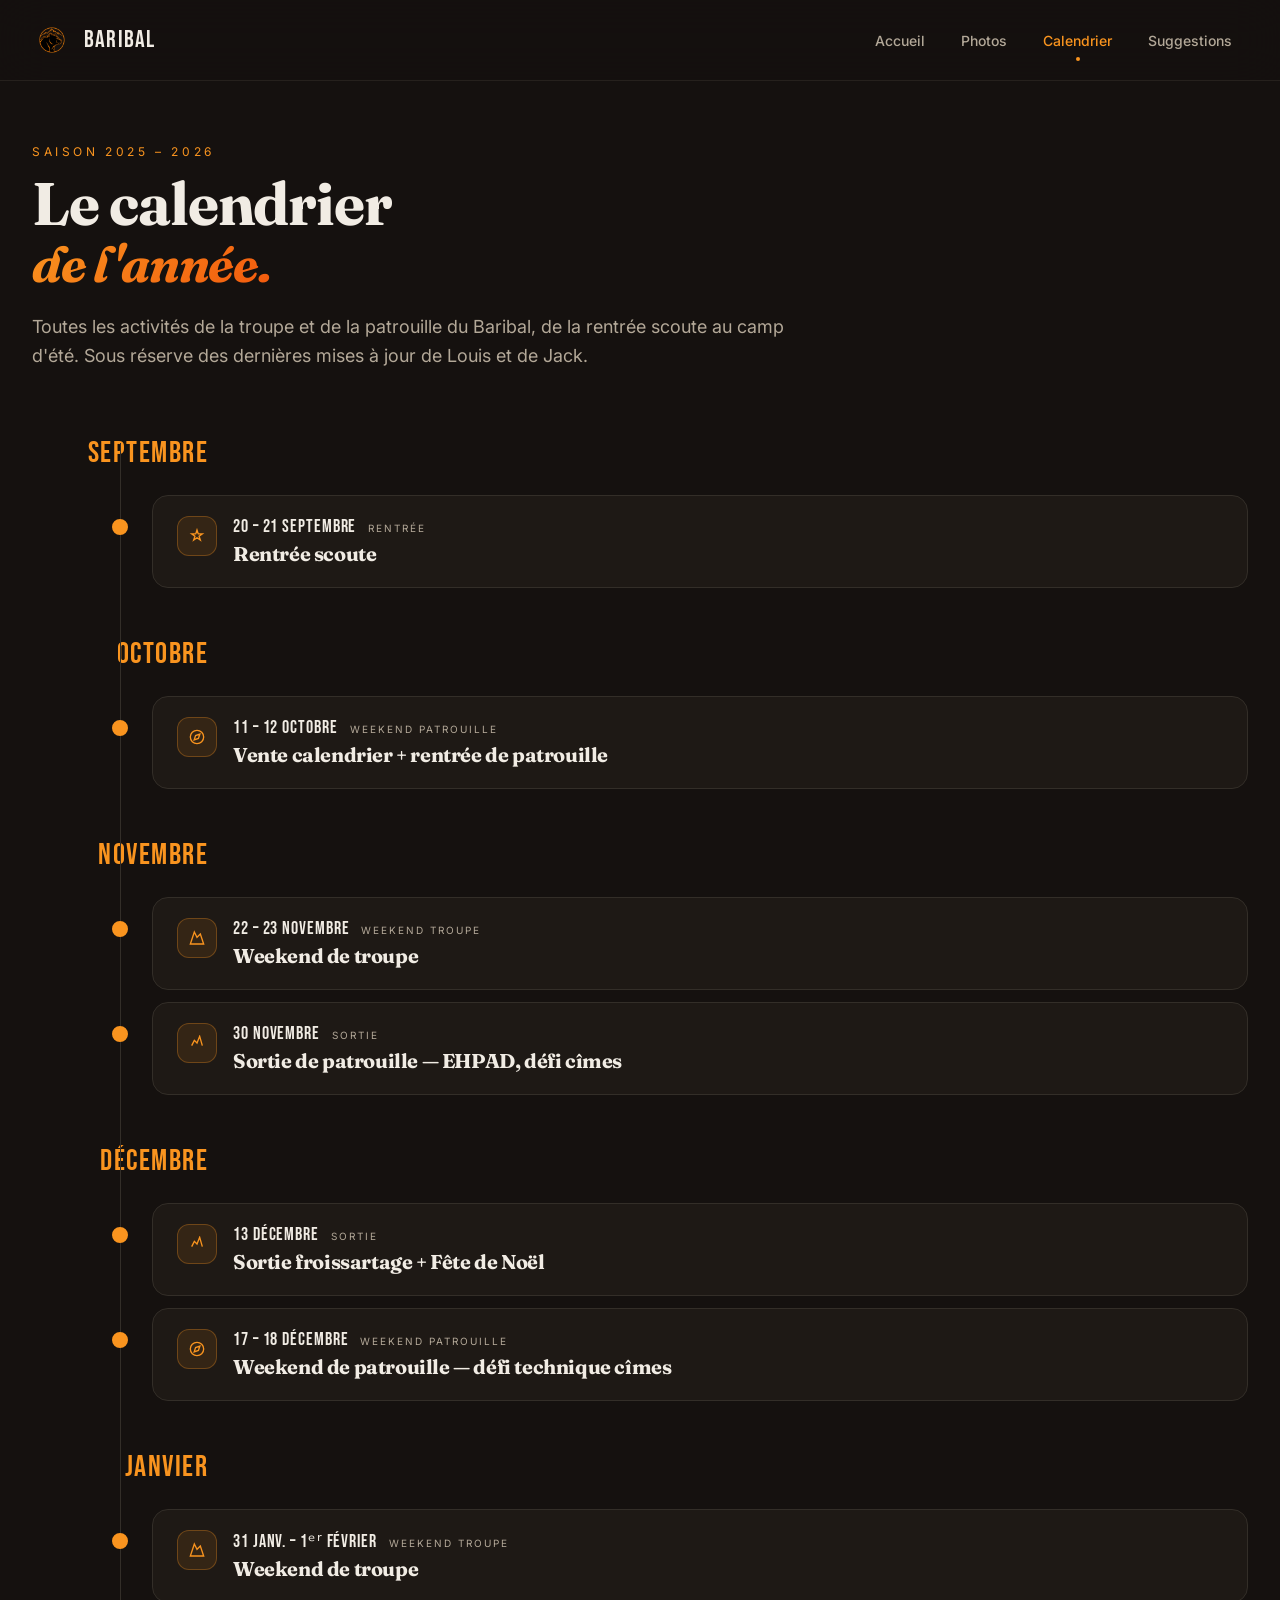
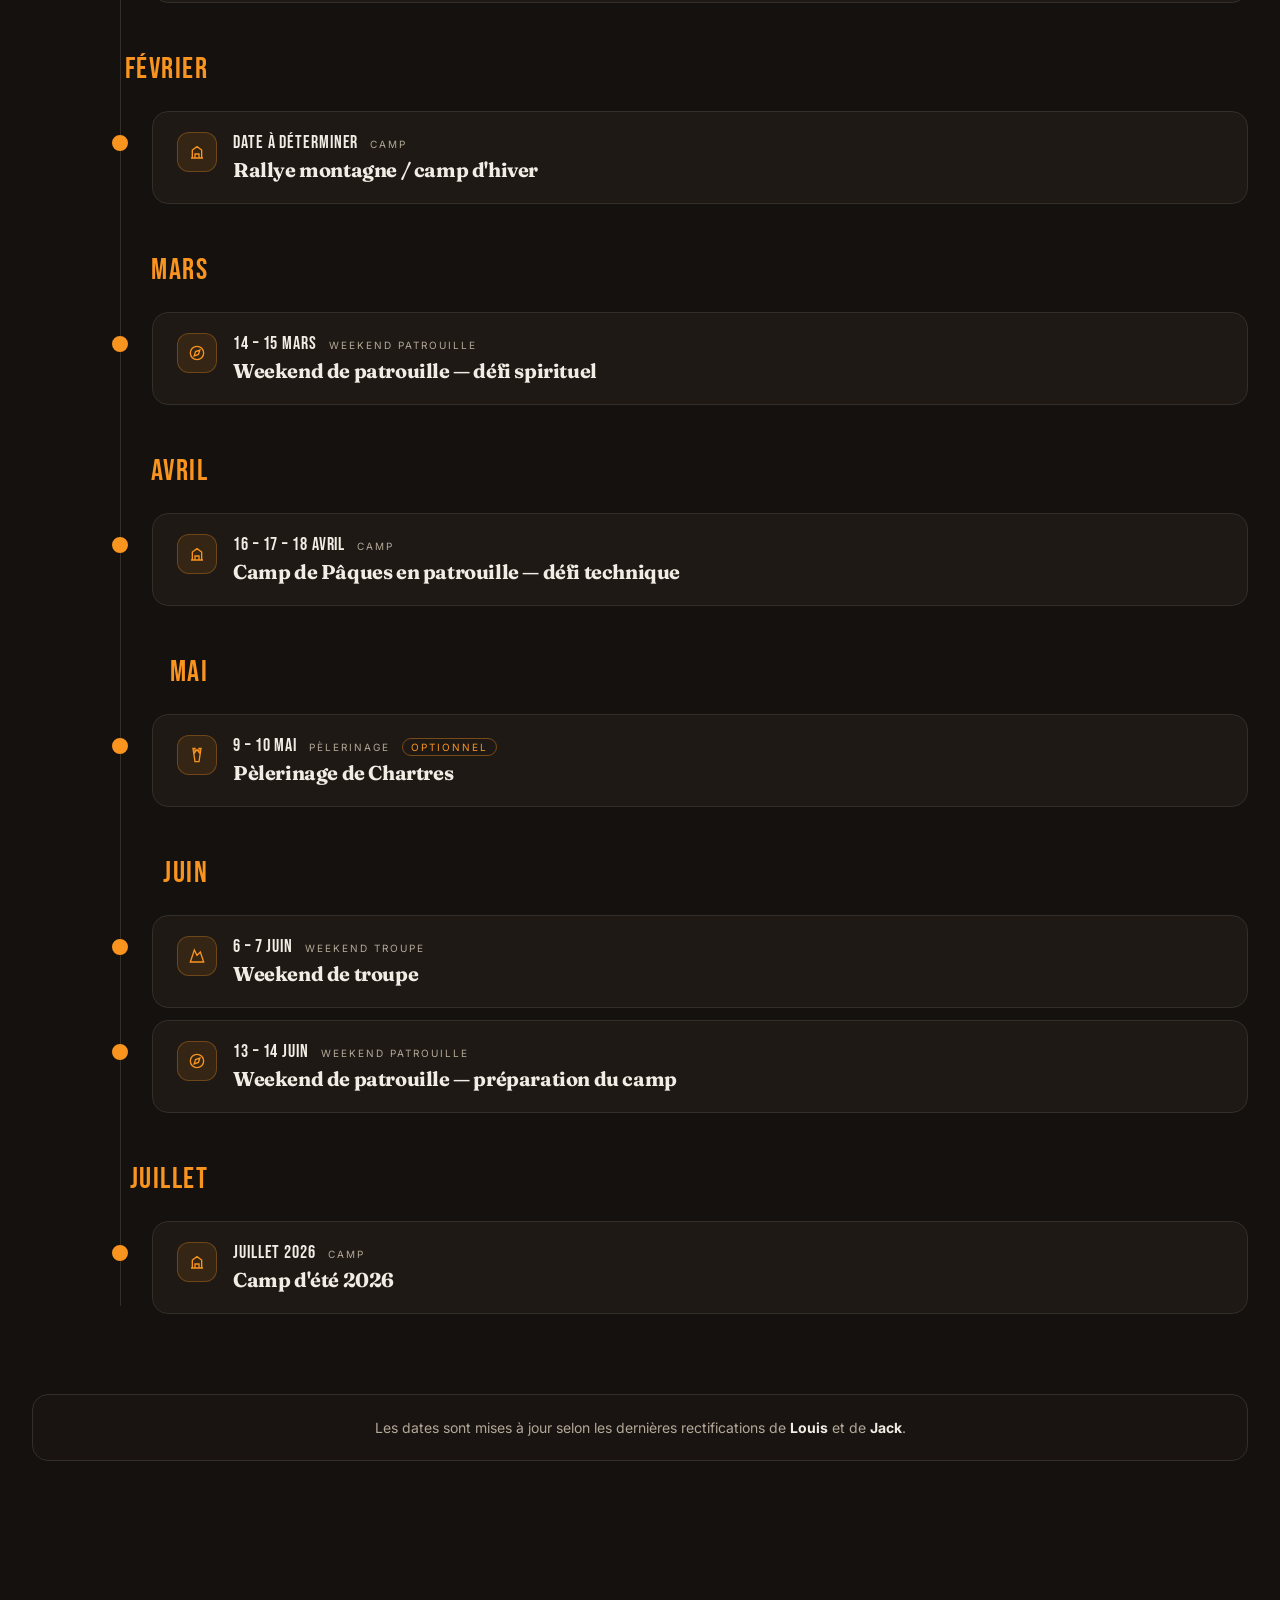
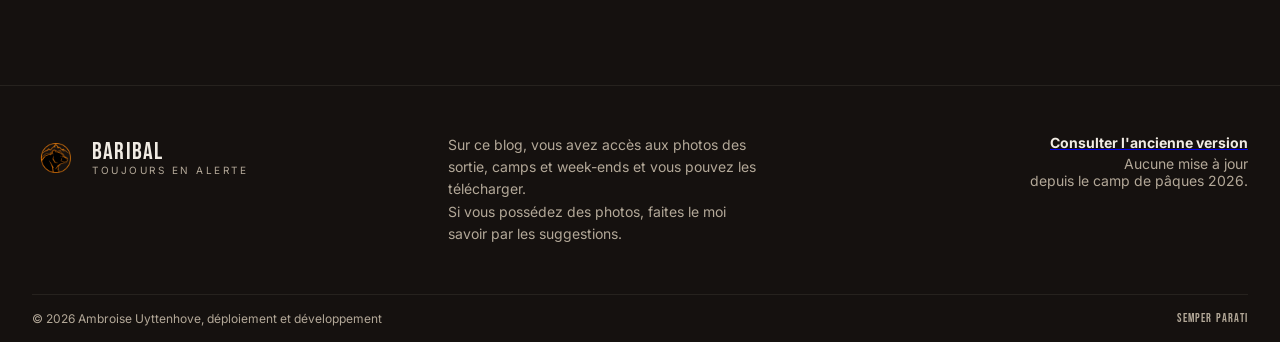
<file: calendrier.html>
<!DOCTYPE html>
<html lang="fr">
<head>
  <meta charset="UTF-8" />
  <meta name="viewport" content="width=device-width, initial-scale=1.0" />
  <link rel="icon" href="assets/favicon.png" type="image/png" />
  <title>Calendrier — Baribal</title>
  <link rel="stylesheet" href="style.css" />
</head>
<body>

  <header class="header">
    <div class="container header-inner">
      <a href="index.html" class="logo-link" aria-label="Baribal — accueil">
        <img src="assets/baribal-logo.png" alt="Logo Baribal" width="40" height="40" />
        <div>
          <div class="logo-title">BARIBAL</div>
        </div>
      </a>
      <nav class="nav-desktop" aria-label="Navigation principale">
        <a href="index.html" class="nav-link">Accueil</a>
        <a href="photos.html" class="nav-link">Photos</a>
        <a href="calendrier.html" class="nav-link active">Calendrier</a>
        <a href="suggestions.html" class="nav-link">Suggestions</a>
      </nav>
      <button class="menu-btn" id="menu-btn" type="button" aria-label="Menu">
        <svg class="icon" style="width:1.5rem;height:1.5rem" viewBox="0 0 24 24" fill="none" stroke="currentColor" stroke-width="2">
          <line x1="4" y1="6" x2="20" y2="6"/><line x1="4" y1="12" x2="20" y2="12"/><line x1="4" y1="18" x2="20" y2="18"/>
        </svg>
      </button>
    </div>
    <nav class="nav-mobile" id="nav-mobile" aria-label="Menu mobile">
      <div class="container">
        <a href="index.html" class="nav-link">Accueil</a>
        <a href="photos.html" class="nav-link">Photos</a>
        <a href="calendrier.html" class="nav-link active">Calendrier</a>
        <a href="suggestions.html" class="nav-link">Suggestions</a>
      </div>
    </nav>
  </header>

  <main>
    <section class="container page-section">
      <div class="page-header">
        <div class="label" style="margin-bottom:1rem">Saison 2025 – 2026</div>
        <h1>
          Le calendrier <br />
          <span class="text-gradient-ember" style="font-style:italic">de l'année.</span>
        </h1>
        <p>
          Toutes les activités de la troupe et de la patrouille du Baribal,
          de la rentrée scoute au camp d'été. Sous réserve des dernières mises
          à jour de Louis et de Jack.
        </p>
      </div>
      <div class="timeline">
        <div class="timeline-line"></div>
        <div id="timeline"></div>
      </div>
      <div class="calendar-note">
        Les dates sont mises à jour selon les dernières rectifications de
        <strong>Louis</strong> et de <strong>Jack</strong>.
      </div>
    </section>
  </main>

  <footer class="footer">
    <div class="container footer-main">
      <div class="footer-brand">
        <img src="assets/baribal-logo.png" alt="" width="48" height="48" loading="lazy" />
        <div>
          <div class="logo-title">BARIBAL</div>
          <div class="logo-sub">Toujours en alerte</div>
        </div>
      </div>
      <p class="footer-text">
          Sur ce blog, vous avez accès aux photos des sortie, camps et week-ends et vous pouvez les télécharger.
      <br>Si vous possédez des photos, faites le moi savoir par les suggestions.  
      </p>
      <div class="footer-contact">
        <a href="http://baribal.onrender.com/" target="_blank" rel="noopener noreferrer">
          <strong>Consulter l'ancienne version</strong>
        </a>
        Aucune mise à jour <br>depuis le camp de pâques 2026.
      </div>
    </div>
    <div class="footer-bottom container">
      <span>© <span id="year"></span> Ambroise Uyttenhove, déploiement et développement</span>
      <span class="semp">SEMPER PARATI</span>
    </div>
  </footer>

  <script src="data/calendrier.js"></script>
  <script src="js/menu.js"></script>
  <script src="js/calendrier.js"></script>
</body>
</html>
</file>
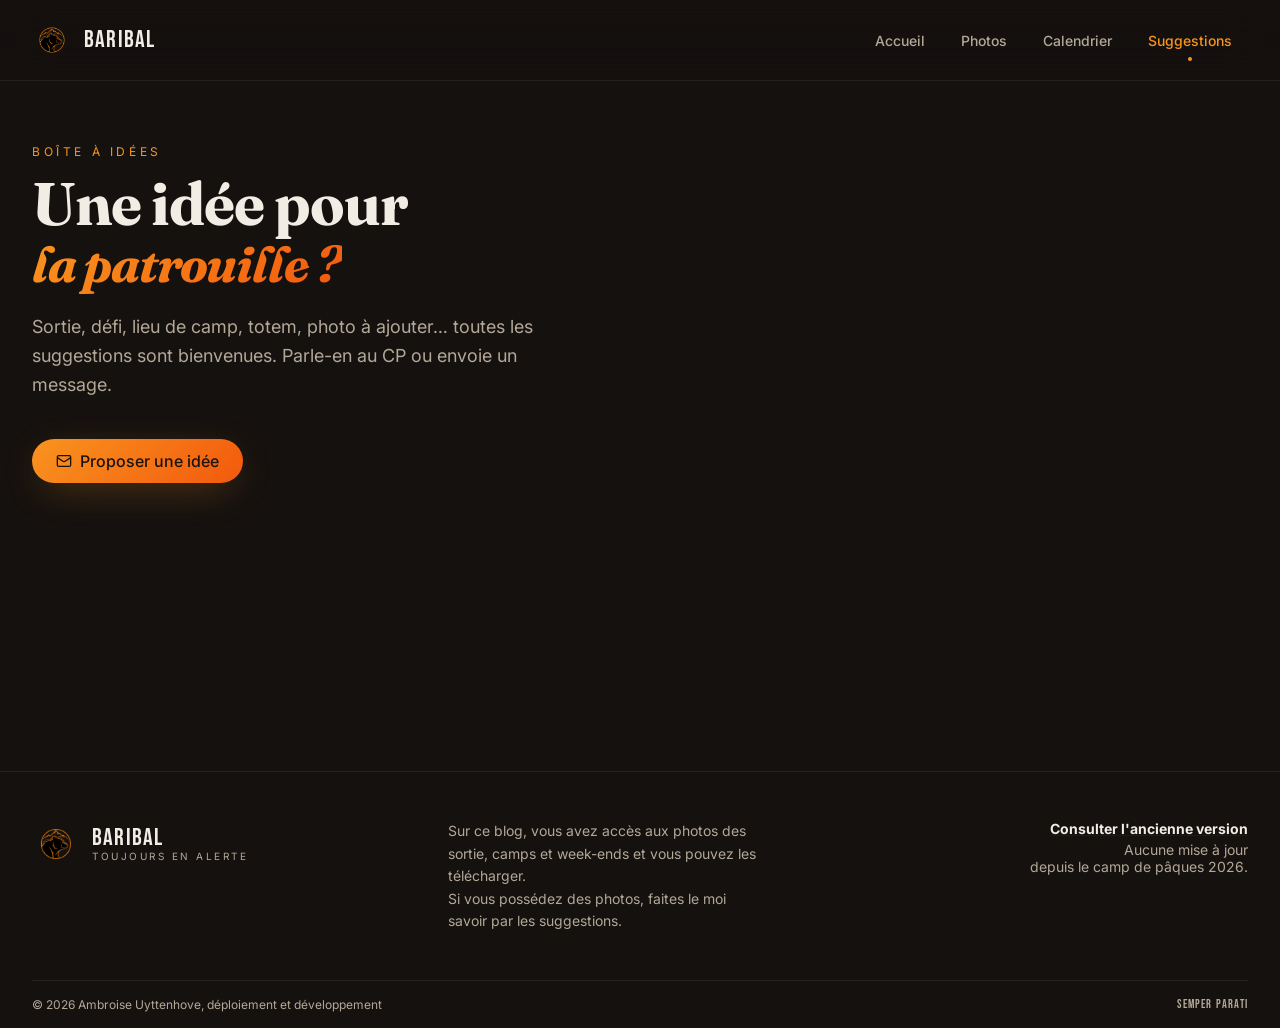
<file: suggestions.html>
<!DOCTYPE html>
<html lang="fr">
<head>
  <meta charset="UTF-8" />
  <meta name="viewport" content="width=device-width, initial-scale=1.0" />
  <link rel="icon" href="assets/favicon.png" type="image/png" />
  <title>Suggestions — Baribal</title>
  <link rel="stylesheet" href="style.css" />
</head>
<body>

  <header class="header">
    <div class="container header-inner">
      <a href="index.html" class="logo-link" aria-label="Baribal — accueil">
        <img src="assets/baribal-logo.png" alt="Logo Baribal" width="40" height="40" />
        <div>
          <div class="logo-title">BARIBAL</div>
        </div>
      </a>
      <nav class="nav-desktop" aria-label="Navigation principale">
        <a href="index.html" class="nav-link">Accueil</a>
        <a href="photos.html" class="nav-link">Photos</a>
        <a href="calendrier.html" class="nav-link">Calendrier</a>
        <a href="suggestions.html" class="nav-link active">Suggestions</a>
      </nav>
      <button class="menu-btn" id="menu-btn" type="button" aria-label="Menu">
        <svg class="icon" style="width:1.5rem;height:1.5rem" viewBox="0 0 24 24" fill="none" stroke="currentColor" stroke-width="2">
          <line x1="4" y1="6" x2="20" y2="6"/><line x1="4" y1="12" x2="20" y2="12"/><line x1="4" y1="18" x2="20" y2="18"/>
        </svg>
      </button>
    </div>
    <nav class="nav-mobile" id="nav-mobile" aria-label="Menu mobile">
      <div class="container">
        <a href="index.html" class="nav-link">Accueil</a>
        <a href="photos.html" class="nav-link">Photos</a>
        <a href="calendrier.html" class="nav-link">Calendrier</a>
        <a href="suggestions.html" class="nav-link active">Suggestions</a>
      </div>
    </nav>
  </header>

  <main>
    <section class="container page-section">
      <div class="page-header" style="max-width:32rem">
        <div class="label" style="margin-bottom:1rem">Boîte à idées</div>
        <h1>
          Une idée pour <br />
          <span class="text-gradient-ember" style="font-style:italic">la patrouille ?</span>
        </h1>
        <p style="margin-bottom:2.5rem">
          Sortie, défi, lieu de camp, totem, photo à ajouter… toutes les
          suggestions sont bienvenues. Parle-en au CP ou envoie un message.
        </p>
        <a href="mailto:" class="btn-primary">
          <svg class="icon" viewBox="0 0 24 24" fill="none" stroke="currentColor" stroke-width="2"><rect x="2" y="4" width="20" height="16" rx="2"/><path d="m22 7-8.97 5.7a1.94 1.94 0 0 1-2.06 0L2 7"/></svg>
          Proposer une idée
        </a>
      </div>
    </section>
  </main>

  <footer class="footer">
    <div class="container footer-main">
      <div class="footer-brand">
        <img src="assets/baribal-logo.png" alt="" width="48" height="48" loading="lazy" />
        <div>
          <div class="logo-title">BARIBAL</div>
          <div class="logo-sub">Toujours en alerte</div>
        </div>
      </div>
      <p class="footer-text">
          Sur ce blog, vous avez accès aux photos des sortie, camps et week-ends et vous pouvez les télécharger.
      <br>Si vous possédez des photos, faites le moi savoir par les suggestions.  
      </p>
      <div class="footer-contact">
        <a href="http://baribal.onrender.com/" target="_blank" rel="noopener noreferrer">
          <strong>Consulter l'ancienne version</strong>
        </a>
        Aucune mise à jour <br>depuis le camp de pâques 2026.
      </div>
    </div>
    <div class="footer-bottom container">
      <span>© <span id="year"></span> Ambroise Uyttenhove, déploiement et développement</span>
      <span class="semp">SEMPER PARATI</span>
    </div>
  </footer>

  <script src="js/menu.js"></script>
</body>
</html>
</file>
<file: style.css>
/* BARIBAL — Design System "Aventure moderne" */
@import url('https://fonts.googleapis.com/css2?family=Bebas+Neue&family=Inter:wght@300;400;500;600;700&family=Fraunces:opsz,wght@9..144,400;9..144,600;9..144,700&display=swap');

:root {
  --background: 25 18% 7%;
  --foreground: 36 30% 92%;
  --card: 24 16% 10%;
  --primary: 32 95% 55%;
  --primary-foreground: 25 30% 8%;
  --muted: 24 12% 16%;
  --muted-foreground: 35 15% 65%;
  --border: 30 12% 18%;
  --radius: 0.75rem;
  --gradient-ember: linear-gradient(135deg, hsl(32 95% 55%), hsl(20 90% 50%));
  --gradient-radial-glow: radial-gradient(60% 60% at 50% 0%, hsl(32 95% 55% / 0.18), transparent 70%);
  --shadow-ember: 0 10px 40px -12px hsl(32 95% 55% / 0.45);
  --shadow-deep: 0 20px 60px -20px hsl(0 0% 0% / 0.6);
  --container: min(1400px, 100% - 4rem);
}

*, *::before, *::after { box-sizing: border-box; margin: 0; padding: 0; }

html { scroll-behavior: smooth; }

body {
  font-family: 'Inter', system-ui, sans-serif;
  background: hsl(var(--background));
  color: hsl(var(--foreground));
  -webkit-font-smoothing: antialiased;
  min-height: 100vh;
}

h1, h2, h3, h4 {
  font-family: 'Fraunces', Georgia, serif;
  letter-spacing: -0.02em;
}

::selection {
  background: hsl(var(--primary) / 0.3);
  color: hsl(var(--foreground));
}

.container {
  width: var(--container);
  margin-inline: auto;
}

.text-gradient-ember {
  background: var(--gradient-ember);
  -webkit-background-clip: text;
  background-clip: text;
  color: transparent;
  font-size: 50px;
}

.bg-gradient-ember { background: var(--gradient-ember); }
.shadow-ember { box-shadow: var(--shadow-ember); }
.shadow-deep { box-shadow: var(--shadow-deep); }

.label {
  font-size: 0.75rem;
  text-transform: uppercase;
  letter-spacing: 0.3em;
  color: hsl(var(--primary));
}

.font-display {
  font-family: 'Bebas Neue', Impact, sans-serif;
  letter-spacing: 0.02em;
}

/* Animations */
@keyframes fade-up {
  from { opacity: 0; transform: translateY(20px); }
  to { opacity: 1; transform: translateY(0); }
}
@keyframes fade-in {
  from { opacity: 0; }
  to { opacity: 1; }
}
@keyframes ember-pulse {
  0%, 100% { opacity: 0.6; }
  50% { opacity: 1; }
}
@keyframes ping {
  75%, 100% { transform: scale(2); opacity: 0; }
}

.animate-fade-up { animation: fade-up 0.7s cubic-bezier(0.4, 0, 0.2, 1) both; }
.animate-fade-in { animation: fade-in 0.6s ease-out both; }
.animate-ember-pulse { animation: ember-pulse 3s ease-in-out infinite; }

/* Header */
.header {
  position: fixed;
  top: 0;
  left: 0;
  right: 0;
  z-index: 50;
  backdrop-filter: blur(24px);
  background: hsl(var(--background) / 0.7);
  border-bottom: 1px solid hsl(var(--border) / 0.6);
}

.header-inner {
  display: flex;
  align-items: center;
  justify-content: space-between;
  height: 4rem;
}

@media (min-width: 768px) {
  .header-inner { height: 5rem; }
}

.logo-link {
  display: flex;
  align-items: center;
  gap: 0.75rem;
  text-decoration: none;
  color: inherit;
}

.logo-link img {
  width: 2.5rem;
  height: 2.5rem;
  transition: transform 0.2s;
}

.logo-link:hover img { transform: rotate(-6deg); }

.logo-title {
  font-family: 'Bebas Neue', Impact, sans-serif;
  font-size: 1.5rem;
  letter-spacing: 0.05em;
  line-height: 1;
}

.logo-sub {
  font-size: 10px;
  text-transform: uppercase;
  letter-spacing: 0.25em;
  color: hsl(var(--muted-foreground));
}

.nav-desktop {
  display: none;
  align-items: center;
  gap: 0.25rem;
}

@media (min-width: 768px) {
  .nav-desktop { display: flex; }
}

.nav-link {
  padding: 0.5rem 1rem;
  border-radius: 9999px;
  font-size: 0.875rem;
  font-weight: 500;
  text-decoration: none;
  color: hsl(var(--muted-foreground));
  transition: color 0.2s;
  position: relative;
}

.nav-link:hover { color: hsl(var(--foreground)); }
.nav-link.active { color: hsl(var(--primary)); }

.nav-link.active::after {
  content: "";
  position: absolute;
  left: 50%;
  bottom: -4px;
  transform: translateX(-50%);
  width: 4px;
  height: 4px;
  border-radius: 50%;
  background: hsl(var(--primary));
  animation: ember-pulse 3s ease-in-out infinite;
}

.menu-btn {
  display: flex;
  padding: 0.5rem;
  background: none;
  border: none;
  color: hsl(var(--foreground));
  cursor: pointer;
}

@media (min-width: 768px) {
  .menu-btn { display: none; }
}

.nav-mobile {
  display: none;
  border-top: 1px solid hsl(var(--border) / 0.6);
  background: hsl(var(--background) / 0.95);
  backdrop-filter: blur(24px);
}

.nav-mobile.open { display: block; animation: fade-in 0.3s both; }

.nav-mobile .container {
  padding-block: 1rem;
  display: flex;
  flex-direction: column;
  gap: 0.25rem;
}

.nav-mobile .nav-link {
  display: block;
  padding: 0.75rem 1rem;
  border-radius: 0.5rem;
}

.nav-mobile .nav-link.active {
  background: hsl(var(--primary) / 0.1);
}

/* Contenu principal (sous le menu fixe) */
main {
  padding-top: 4rem;
}

@media (min-width: 768px) {
  main { padding-top: 5rem; }
}

/* Buttons */
.btn-primary {
  display: inline-flex;
  align-items: center;
  gap: 0.5rem;
  background: var(--gradient-ember);
  color: hsl(var(--primary-foreground));
  font-weight: 500;
  padding: 0.75rem 1.5rem;
  border-radius: 9999px;
  text-decoration: none;
  box-shadow: var(--shadow-ember);
  border: none;
  cursor: pointer;
  transition: transform 0.2s;
  font-size: 1rem;
}

.btn-primary:hover { transform: scale(1.02); }

.btn-outline {
  display: inline-flex;
  align-items: center;
  gap: 0.5rem;
  border: 1px solid hsl(var(--border));
  color: hsl(var(--foreground));
  font-weight: 500;
  padding: 0.75rem 1.5rem;
  border-radius: 9999px;
  text-decoration: none;
  background: transparent;
  cursor: pointer;
  transition: background 0.2s;
  font-size: 1rem;
}

.btn-outline:hover { background: hsl(var(--muted)); }

.icon { width: 1rem; height: 1rem; flex-shrink: 0; }
.icon-lg { width: 1.75rem; height: 1.75rem; }

/* Hero */
.hero {
  position: relative;
  min-height: 88vh;
  display: flex;
  align-items: flex-end;
  overflow: hidden;
}

.hero img.bg {
  position: absolute;
  inset: 0;
  width: 100%;
  height: 100%;
  object-fit: cover;
}

.hero-overlay {
  position: absolute;
  inset: 0;
  background: linear-gradient(to bottom, hsl(var(--background) / 0.4), hsl(var(--background) / 0.6), hsl(var(--background)));
}

.hero-glow {
  position: absolute;
  inset: 0;
  background: var(--gradient-radial-glow);
}

.hero-content {
  position: relative;
  padding: 6rem 0 3rem;
}

@media (min-width: 768px) {
  .hero-content { padding: 6rem 0 4rem; }
}

.badge {
  display: inline-flex;
  align-items: center;
  gap: 0.5rem;
  font-size: 0.75rem;
  text-transform: uppercase;
  letter-spacing: 0.3em;
  color: hsl(var(--primary));
  border: 1px solid hsl(var(--primary) / 0.3);
  border-radius: 9999px;
  padding: 0.375rem 1rem;
  backdrop-filter: blur(4px);
  background: hsl(var(--background) / 0.4);
  margin-bottom: 1.5rem;
}

.badge-dot {
  width: 6px;
  height: 6px;
  border-radius: 50%;
  background: hsl(var(--primary));
  animation: ember-pulse 3s ease-in-out infinite;
}



.hero h1 {
  font-size: clamp(2.5rem, 8vw, 5rem);
  line-height: 0.95;
  margin-bottom: 1.5rem;
  max-width: 48rem;
}

.hero p.lead {
  font-size: clamp(1rem, 2vw, 1.25rem);
  color: hsl(var(--muted-foreground));
  max-width: 36rem;
  line-height: 1.6;
  margin-bottom: 2rem;
}

.hero-actions { display: flex; flex-wrap: wrap; gap: 0.75rem; }

/* Next activity card */
.next-card-wrap {
  position: relative;
  z-index: 10;
  margin-top: 3rem;
  margin-bottom: 2rem;
}

@media (min-width: 768px) {
  .next-card-wrap { margin-top: 4rem; }
}

.next-card {
  position: relative;
  overflow: hidden;
  border-radius: 1.5rem;
  border: 1px solid hsl(var(--border));
  background: hsl(var(--card) / 0.8);
  backdrop-filter: blur(12px);
  padding: 1.5rem 2rem;
  box-shadow: var(--shadow-deep);
}

.next-card::before {
  content: "";
  position: absolute;
  inset: 0;
  pointer-events: none;
  opacity: 0.05;
  background-image: url("data:image/svg+xml,%3Csvg viewBox='0 0 200 200' xmlns='http://www.w3.org/2000/svg'%3E%3Cfilter id='n'%3E%3CfeTurbulence type='fractalNoise' baseFrequency='0.85' numOctaves='3'/%3E%3C/filter%3E%3Crect width='100%25' height='100%25' filter='url(%23n)'/%3E%3C/svg%3E");
}

.next-card-glow {
  position: absolute;
  top: -6rem;
  right: -6rem;
  width: 16rem;
  height: 16rem;
  background: hsl(var(--primary) / 0.2);
  filter: blur(48px);
  border-radius: 50%;
  pointer-events: none;
}

.next-card-inner {
  position: relative;
  display: flex;
  flex-direction: column;
  gap: 1.5rem;
}

@media (min-width: 768px) {
  .next-card-inner {
    flex-direction: row;
    align-items: flex-end;
    justify-content: space-between;
  }
}

.next-card h3 {
  font-size: clamp(1.25rem, 3vw, 1.875rem);
  line-height: 1.2;
  max-width: 28rem;
}

.next-card-meta {
  margin-top: 0.5rem;
  font-size: 0.875rem;
  color: hsl(var(--muted-foreground));
}

.next-card-meta strong { color: hsl(var(--foreground)); }

.countdown {
  display: flex;
  align-items: center;
  gap: 1.5rem;
}

.countdown-num {
  font-family: 'Bebas Neue', Impact, sans-serif;
  font-size: clamp(3.5rem, 10vw, 4.5rem);
  line-height: 1;
  background: var(--gradient-ember);
  -webkit-background-clip: text;
  background-clip: text;
  color: transparent;
  text-align: right;
}

.countdown-label {
  font-size: 10px;
  text-transform: uppercase;
  letter-spacing: 0.3em;
  color: hsl(var(--muted-foreground));
  text-align: right;
  margin-top: 0.25rem;
}

.next-cal-link {
  display: none;
}

@media (min-width: 768px) {
  .next-cal-link { display: inline-flex; }
}

/* Values section */
.section-values {
  padding: 6rem 0;
  display: grid;
  gap: 3rem;
}

@media (min-width: 768px) {
  .section-values {
    grid-template-columns: 5fr 7fr;
    padding: 8rem 0;
    align-items: start;
  }
}

.section-values h2 {
  font-size: clamp(2rem, 5vw, 3rem);
  line-height: 1.1;
}

.section-values h2 em {
  font-style: italic;
  color: hsl(var(--muted-foreground));
}

.cards-grid {
  display: grid;
  gap: 1.5rem;
}

@media (min-width: 640px) {
  .cards-grid { grid-template-columns: repeat(3, 1fr); }
}

.value-card {
  position: relative;
  padding: 1.5rem;
  border-radius: 1rem;
  border: 1px solid hsl(var(--border));
  background: hsl(var(--card));
  text-decoration: none;
  color: inherit;
  transition: border-color 0.2s;
}

.value-card:hover { border-color: hsl(var(--primary) / 0.4); }

.value-card .icon-lg { color: hsl(var(--primary)); margin-bottom: 1rem; }

.value-card h3 {
  font-family: 'Bebas Neue', Impact, sans-serif;
  font-size: 1.5rem;
  letter-spacing: 0.05em;
  margin-bottom: 0.5rem;
}

.value-card p {
  font-size: 0.875rem;
  color: hsl(var(--muted-foreground));
  line-height: 1.5;
}

.value-card .arrow {
  position: absolute;
  top: 1.5rem;
  right: 1.5rem;
  width: 1rem;
  height: 1rem;
  color: hsl(var(--muted-foreground));
  transition: color 0.2s, transform 0.2s;
}

.value-card:hover .arrow {
  color: hsl(var(--primary));
  transform: translateX(4px);
}

/* Recent galleries */
.section-recent { padding-bottom: 6rem; }

.section-header {
  display: flex;
  align-items: flex-end;
  justify-content: space-between;
  margin-bottom: 2.5rem;
}

.section-header h2 { font-size: clamp(1.75rem, 4vw, 2.25rem); }

.link-muted {
  display: none;
  align-items: center;
  gap: 0.5rem;
  font-size: 0.875rem;
  color: hsl(var(--muted-foreground));
  text-decoration: none;
  transition: color 0.2s;
}

.link-muted:hover { color: hsl(var(--primary)); }

@media (min-width: 640px) {
  .link-muted { display: inline-flex; }
}

.gallery-grid {
  display: grid;
  gap: 1.25rem;
}

@media (min-width: 768px) {
  .gallery-grid { grid-template-columns: repeat(3, 1fr); }
}

.gallery-card {
  position: relative;
  aspect-ratio: 4/5;
  overflow: hidden;
  border-radius: 1rem;
  border: 1px solid hsl(var(--border));
  text-decoration: none;
  color: inherit;
}

.gallery-card img {
  position: absolute;
  inset: 0;
  width: 100%;
  height: 100%;
  object-fit: cover;
  transition: transform 0.7s;
}

.gallery-card:hover img { transform: scale(1.05); }

.gallery-card .overlay {
  position: absolute;
  inset: 0;
  background: linear-gradient(to top, hsl(var(--background)), hsl(var(--background) / 0.3), transparent);
}

.gallery-card .info {
  position: absolute;
  left: 0;
  right: 0;
  bottom: 0;
  padding: 1.25rem;
}

.gallery-card .info .count {
  font-size: 0.75rem;
  text-transform: uppercase;
  letter-spacing: 0.2em;
  color: hsl(var(--primary));
  margin-bottom: 0.5rem;
}

.gallery-card .info h3 { font-size: 1.25rem; line-height: 1.3; }

/* Page headers */
.page-header {
  max-width: 48rem;
  margin-bottom: 4rem;
  padding-top: 4rem;
}

.page-header h1 {
  font-size: clamp(2.5rem, 6vw, 3.75rem);
  line-height: 0.95;
  margin-bottom: 1.5rem;
}

.page-header p {
  font-size: 1.125rem;
  color: hsl(var(--muted-foreground));
  line-height: 1.6;
}

.page-section { padding-bottom: 6rem; }

/* Photos accordion */
.photo-list { display: flex; flex-direction: column; gap: 1rem; }

.photo-item {
  border: 1px solid hsl(var(--border));
  border-radius: 1rem;
  overflow: hidden;
  background: hsl(var(--card) / 0.5);
  transition: border-color 0.2s;
}

.photo-item.open { border-color: hsl(var(--primary) / 0.4); }

.photo-toggle {
  width: 100%;
  display: flex;
  align-items: center;
  gap: 1rem;
  padding: 1.25rem 1.5rem;
  background: none;
  border: none;
  color: inherit;
  cursor: pointer;
  text-align: left;
  transition: background 0.2s;
}

.photo-toggle:hover { background: hsl(var(--muted) / 0.3); }

.photo-thumb {
  width: 5rem;
  height: 5rem;
  border-radius: 0.75rem;
  overflow: hidden;
  flex-shrink: 0;
  border: 1px solid hsl(var(--border));
}

.photo-thumb img { width: 100%; height: 100%; object-fit: cover; }

.photo-info { flex: 1; min-width: 0; }

.photo-info .type {
  font-size: 10px;
  text-transform: uppercase;
  letter-spacing: 0.25em;
  color: hsl(var(--primary));
  margin-bottom: 0.25rem;
}

.photo-info h2 {
  font-size: clamp(1.125rem, 2vw, 1.5rem);
  white-space: nowrap;
  overflow: hidden;
  text-overflow: ellipsis;
}

.photo-chevron {
  width: 1.25rem;
  height: 1.25rem;
  color: hsl(var(--muted-foreground));
  transition: transform 0.2s, color 0.2s;
  flex-shrink: 0;
}

.photo-item.open .photo-chevron {
  transform: rotate(180deg);
  color: hsl(var(--primary));
}

.photo-grid-wrap {
  padding: 0 1.5rem 1.5rem;
  animation: fade-in 0.4s both;
}

.photo-grid {
  display: grid;
  grid-template-columns: repeat(2, 1fr);
  gap: 0.75rem;
}

@media (min-width: 640px) { .photo-grid { grid-template-columns: repeat(3, 1fr); } }
@media (min-width: 768px) { .photo-grid { grid-template-columns: repeat(4, 1fr); } }
@media (min-width: 1024px) { .photo-grid { grid-template-columns: repeat(5, 1fr); } }

.photo-grid button {
  position: relative;
  aspect-ratio: 1;
  overflow: hidden;
  border-radius: 0.5rem;
  border: 1px solid hsl(var(--border));
  padding: 0;
  cursor: pointer;
  background: none;
  transition: border-color 0.2s;
}

.photo-grid button:hover { border-color: hsl(var(--primary)); }

.photo-grid button img {
  width: 100%;
  height: 100%;
  object-fit: cover;
  transition: transform 0.5s;
}

.photo-grid button:hover img { transform: scale(1.05); }

/* Calendar timeline */
.timeline { position: relative; }

.timeline-line {
  position: absolute;
  left: 22px;
  top: 8px;
  bottom: 8px;
  width: 1px;
  background: hsl(var(--border));
}

@media (min-width: 768px) {
  .timeline-line { left: 88px; }
}

.timeline-month { margin-bottom: 3rem; }

.month-header {
  display: flex;
  align-items: center;
  gap: 1.5rem;
  margin-bottom: 1.5rem;
}

.month-name-desktop {
  display: none;
  width: 11rem;
  text-align: right;
  font-family: 'Bebas Neue', Impact, sans-serif;
  font-size: 1.875rem;
  letter-spacing: 0.05em;
  color: hsl(var(--primary));
}

.month-name-mobile {
  font-family: 'Bebas Neue', Impact, sans-serif;
  font-size: 1.5rem;
  letter-spacing: 0.05em;
  color: hsl(var(--primary));
  padding-left: 0.25rem;
}

@media (min-width: 768px) {
  .month-name-desktop { display: block; }
  .month-name-mobile { display: none; }
}

.timeline-events { list-style: none; display: flex; flex-direction: column; gap: 0.75rem; }

.timeline-event {
  position: relative;
  padding-left: 3rem;
}

@media (min-width: 768px) {
  .timeline-event { padding-left: 7.5rem; }
}

.timeline-dot {
  position: absolute;
  left: 14px;
  top: 1.5rem;
  width: 1rem;
  height: 1rem;
  border-radius: 50%;
  border: 2px solid hsl(var(--primary));
  background: hsl(var(--primary));
  box-shadow: var(--shadow-ember);
}

@media (min-width: 768px) {
  .timeline-dot { left: 80px; }
}

.event-card {
  padding: 1.25rem 1.5rem;
  border-radius: 1rem;
  border: 1px solid hsl(var(--border));
  background: hsl(var(--card));
  transition: border-color 0.2s;
}

.event-card:hover { border-color: hsl(var(--primary) / 0.4); }

.event-card-inner {
  display: flex;
  align-items: flex-start;
  gap: 1rem;
}

.event-icon {
  width: 2.5rem;
  height: 2.5rem;
  border-radius: 0.75rem;
  display: flex;
  align-items: center;
  justify-content: center;
  flex-shrink: 0;
  border: 1px solid hsl(var(--primary) / 0.3);
  background: hsl(var(--primary) / 0.1);
  color: hsl(var(--primary));
}

.event-date {
  font-family: 'Bebas Neue', Impact, sans-serif;
  font-size: 1.125rem;
  letter-spacing: 0.05em;
}

.event-type {
  font-size: 10px;
  text-transform: uppercase;
  letter-spacing: 0.2em;
  color: hsl(var(--muted-foreground));
}

.event-optional {
  font-size: 10px;
  text-transform: uppercase;
  letter-spacing: 0.2em;
  color: hsl(var(--primary));
  border: 1px solid hsl(var(--primary) / 0.4);
  border-radius: 9999px;
  padding: 0.125rem 0.5rem;
}

.event-title {
  font-size: clamp(1rem, 2vw, 1.25rem);
  line-height: 1.3;
  margin-top: 0.25rem;
}

.event-meta {
  display: flex;
  flex-wrap: wrap;
  align-items: baseline;
  gap: 0.5rem 0.75rem;
  margin-bottom: 0.25rem;
}

.calendar-note {
  margin-top: 5rem;
  padding: 1.5rem;
  border-radius: 1rem;
  border: 1px solid hsl(var(--border));
  background: hsl(var(--card) / 0.5);
  font-size: 0.875rem;
  color: hsl(var(--muted-foreground));
  text-align: center;
}

.calendar-note strong { color: hsl(var(--foreground)); }

/* Lightbox */
.lightbox {
  display: none;
  position: fixed;
  inset: 0;
  z-index: 100;
  background: hsl(var(--background) / 0.95);
  backdrop-filter: blur(12px);
  flex-direction: column;
  animation: fade-in 0.3s both;
}

.lightbox.open { display: flex; }

.lightbox-header {
  display: flex;
  align-items: center;
  justify-content: space-between;
  padding: 1rem 1.5rem;
  border-bottom: 1px solid hsl(var(--border));
}

.lightbox-title {
  font-size: 0.875rem;
  color: hsl(var(--muted-foreground));
  overflow: hidden;
  text-overflow: ellipsis;
  white-space: nowrap;
}

.lightbox-actions { display: flex; align-items: center; gap: 0.5rem; }

.lightbox-download {
  display: inline-flex;
  align-items: center;
  gap: 0.5rem;
  font-size: 0.875rem;
  border: 1px solid hsl(var(--border));
  border-radius: 9999px;
  padding: 0.5rem 1rem;
  color: inherit;
  text-decoration: none;
  transition: background 0.2s;
}

.lightbox-download:hover { background: hsl(var(--muted)); }

.lightbox-close {
  padding: 0.5rem;
  border-radius: 50%;
  border: 1px solid hsl(var(--border));
  background: none;
  color: inherit;
  cursor: pointer;
  transition: background 0.2s;
}

.lightbox-close:hover { background: hsl(var(--muted)); }

.lightbox-body {
  flex: 1;
  display: flex;
  align-items: center;
  justify-content: center;
  padding: 1rem 2rem;
  overflow: hidden;
}

.lightbox-body img {
  max-width: 100%;
  max-height: 100%;
  object-fit: contain;
  border-radius: 0.5rem;
  box-shadow: var(--shadow-deep);
}

/* Footer */
.footer {
  border-top: 1px solid hsl(var(--border) / 0.6);
  margin-top: 8rem;
}

.footer-main {
  display: grid;
  gap: 2rem;
  padding: 3rem 0;
}

@media (min-width: 768px) {
  .footer-main { grid-template-columns: repeat(3, 1fr); align-items: start; }
}

.footer-brand { display: flex; align-items: center; gap: 0.75rem; }

.footer-brand img { width: 3rem; height: 3rem; }

.footer-text {
  font-size: 0.875rem;
  color: hsl(var(--muted-foreground));
  line-height: 1.6;
  max-width: 20rem;
}

.footer-contact {
  font-size: 0.875rem;
  color: hsl(var(--muted-foreground));
}

@media (min-width: 768px) {
  .footer-contact { text-align: right; }
}

.footer-contact strong { color: hsl(var(--foreground)); display: block; margin-bottom: 0.25rem; }

.footer-bottom {
  border-top: 1px solid hsl(var(--border) / 0.6);
  padding: 1rem 0;
  display: flex;
  flex-wrap: wrap;
  align-items: center;
  justify-content: space-between;
  gap: 0.5rem;
  font-size: 0.75rem;
  color: hsl(var(--muted-foreground));
}

.footer-bottom .semp { font-family: 'Bebas Neue', Impact, sans-serif; letter-spacing: 0.1em; }

/* 404 */
.not-found {
  min-height: 60vh;
  display: flex;
  flex-direction: column;
  align-items: center;
  justify-content: center;
  text-align: center;
  padding: 4rem 2rem;
}

.not-found h1 { font-size: 4rem; margin-bottom: 1rem; }
</file>
